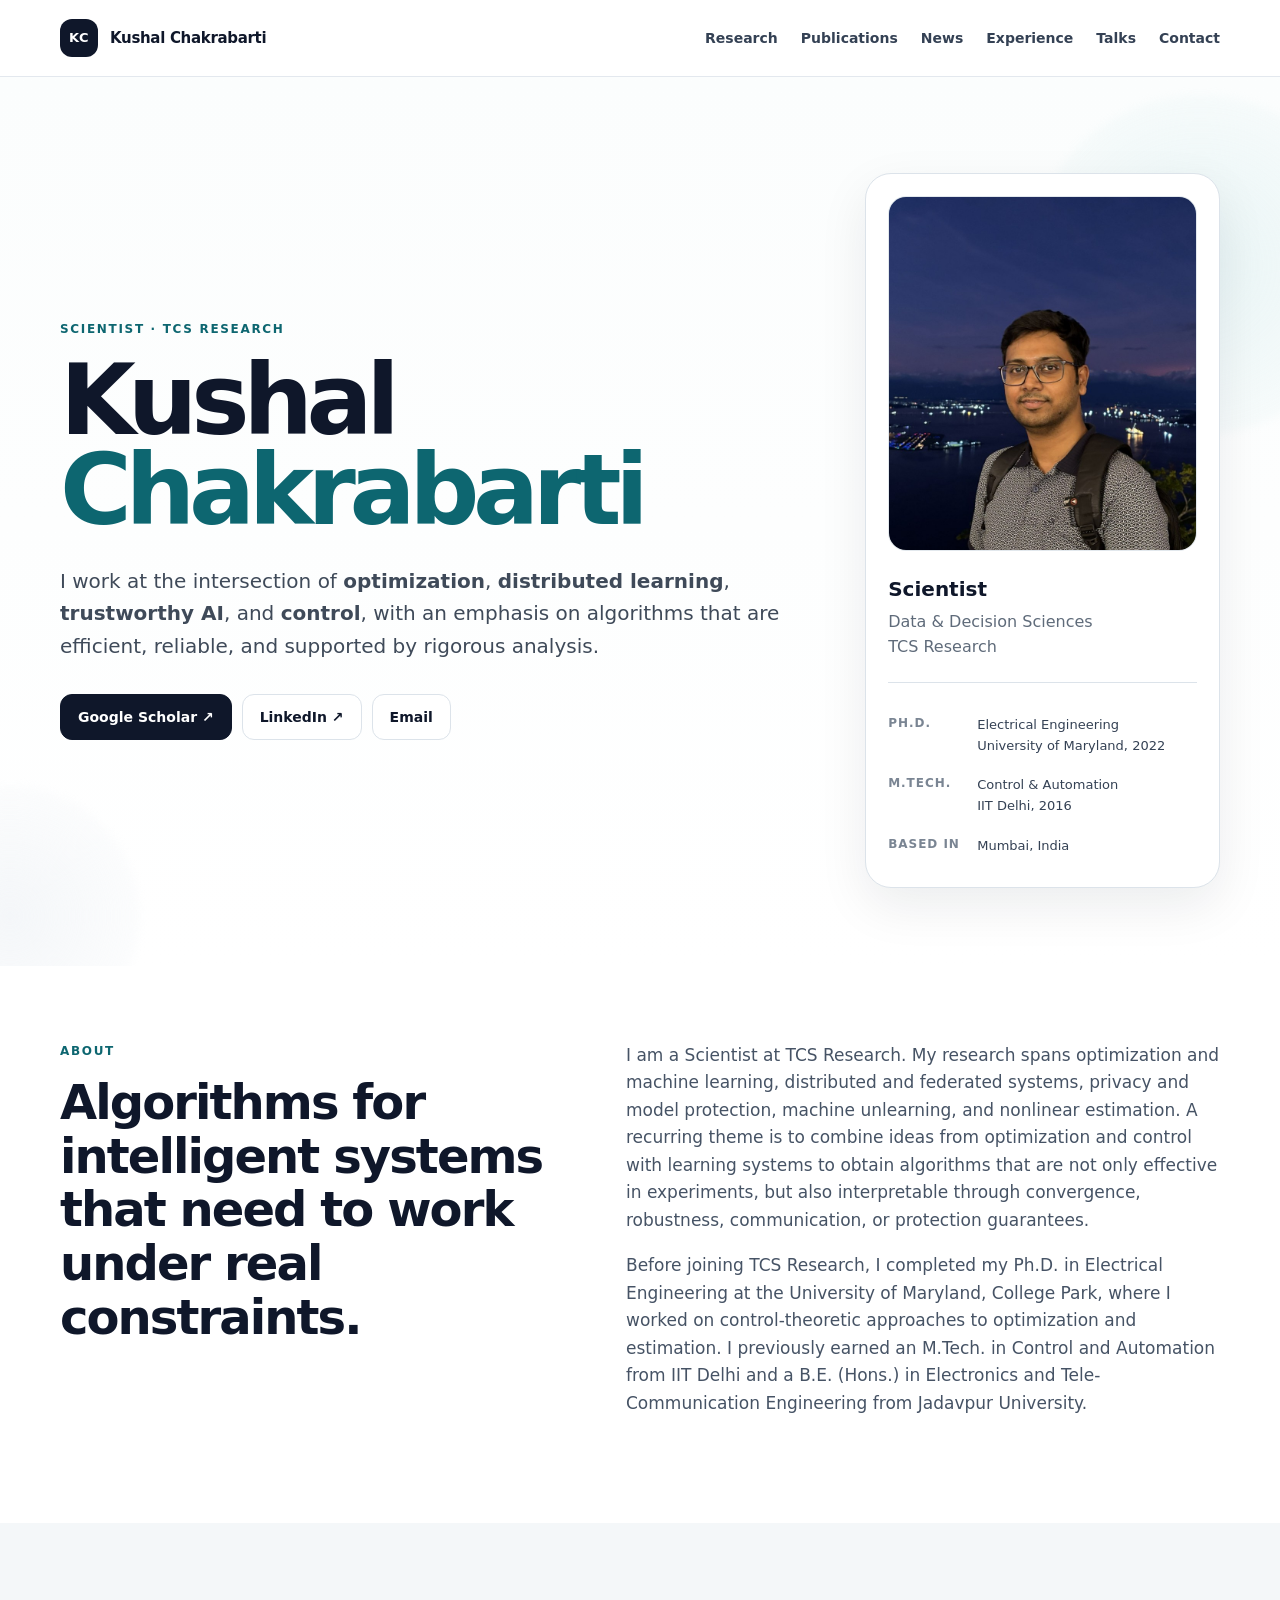
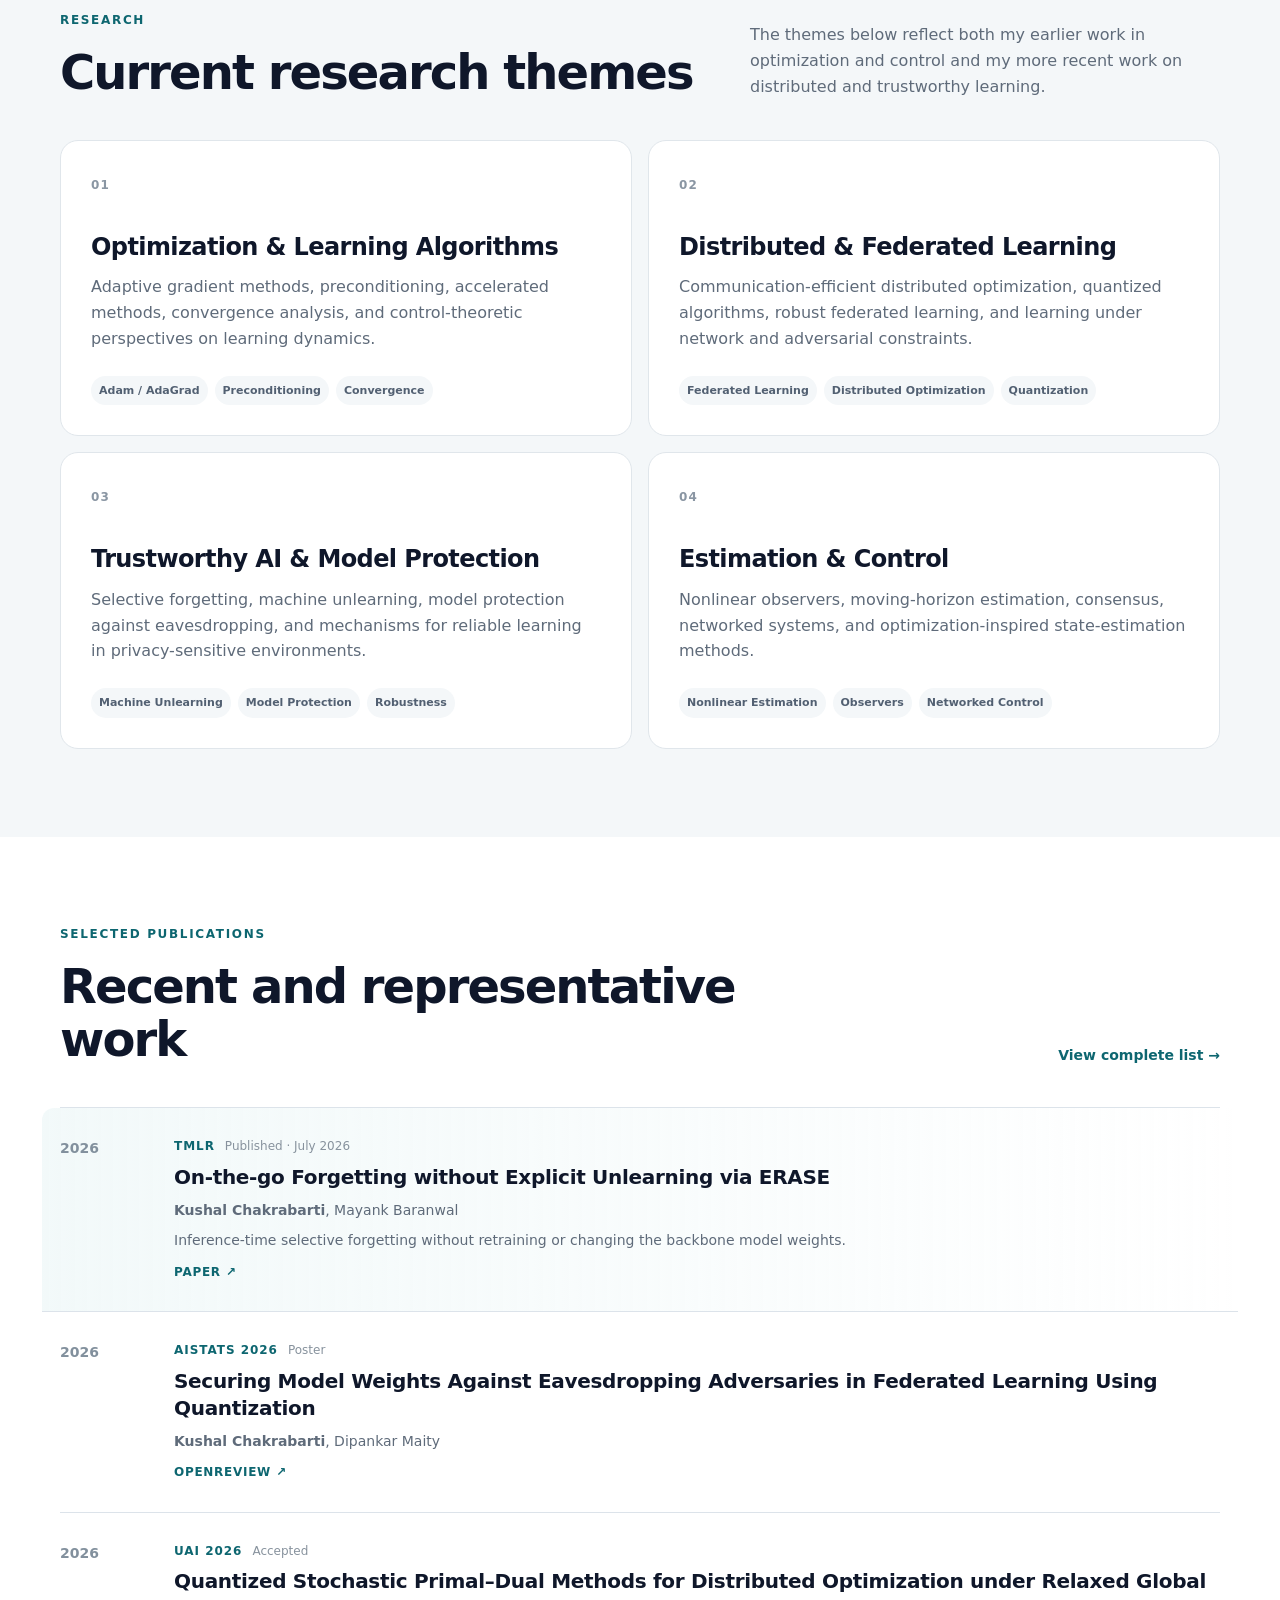
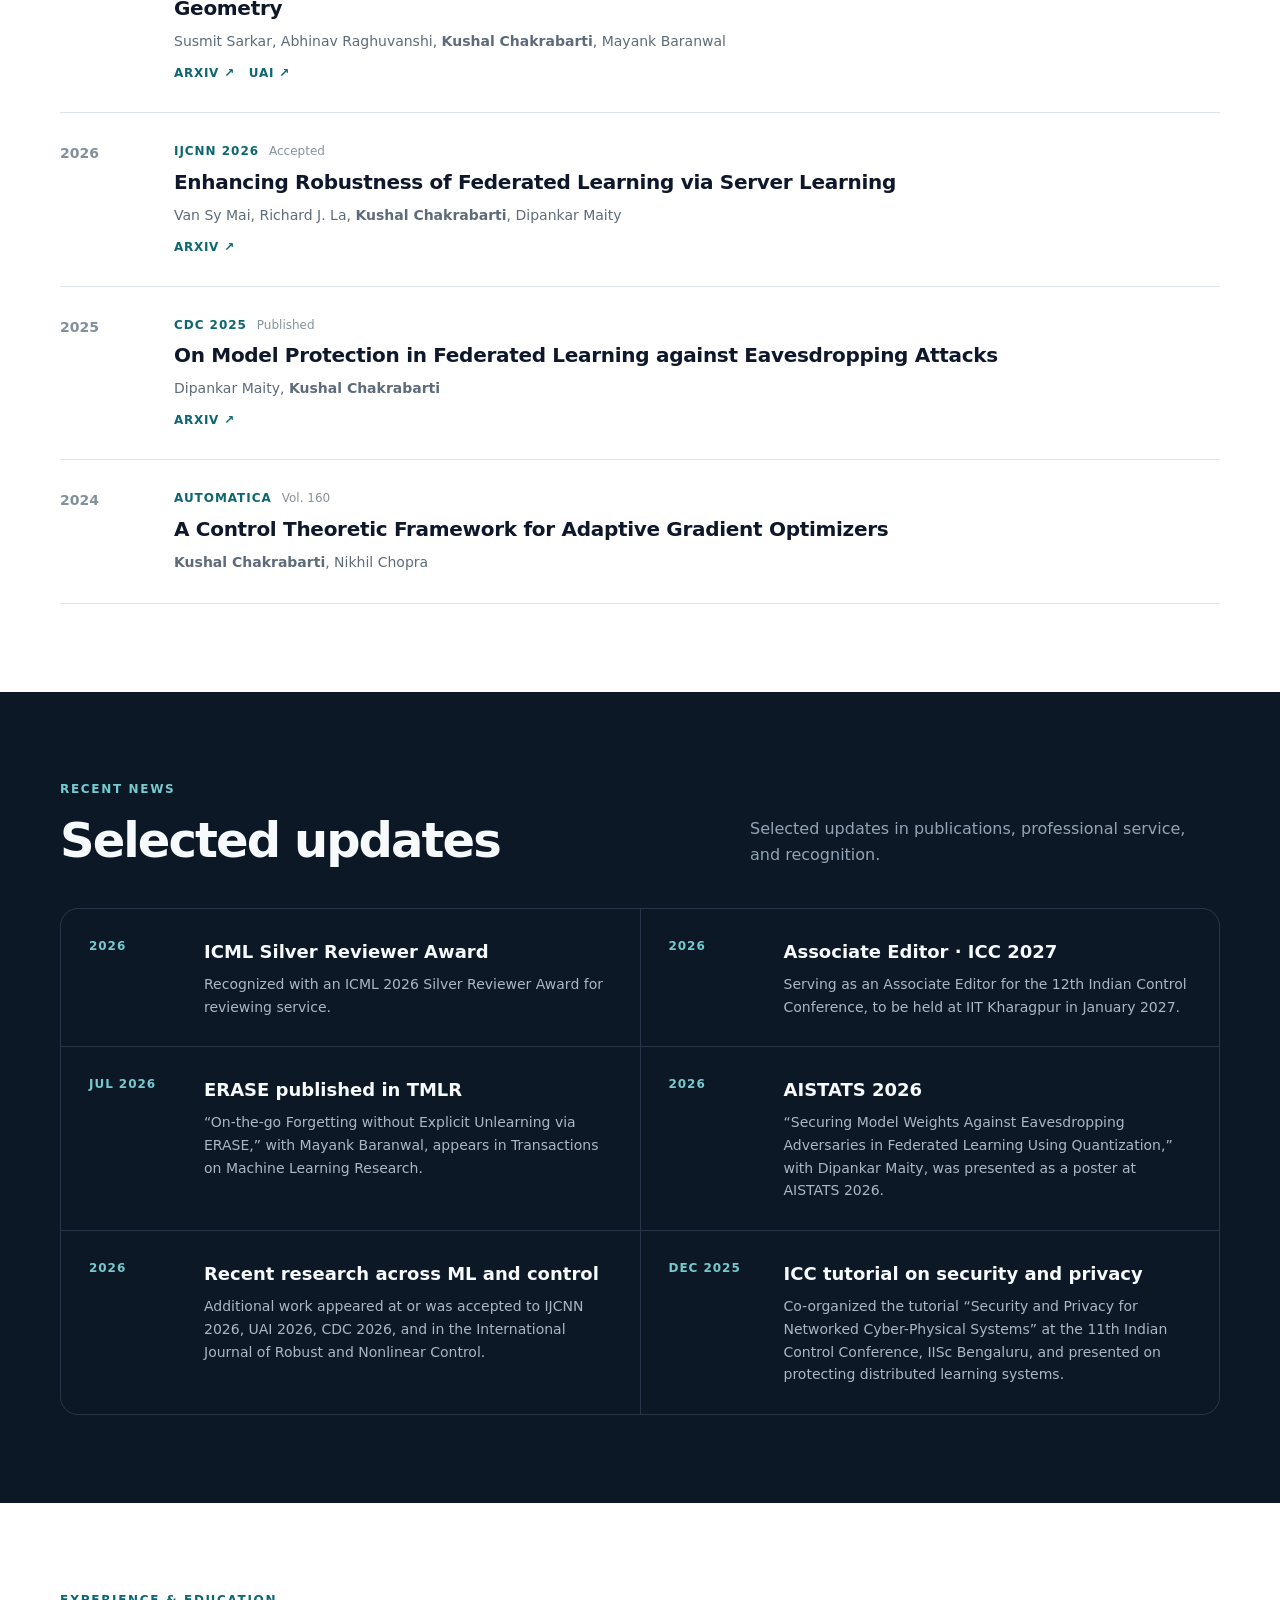
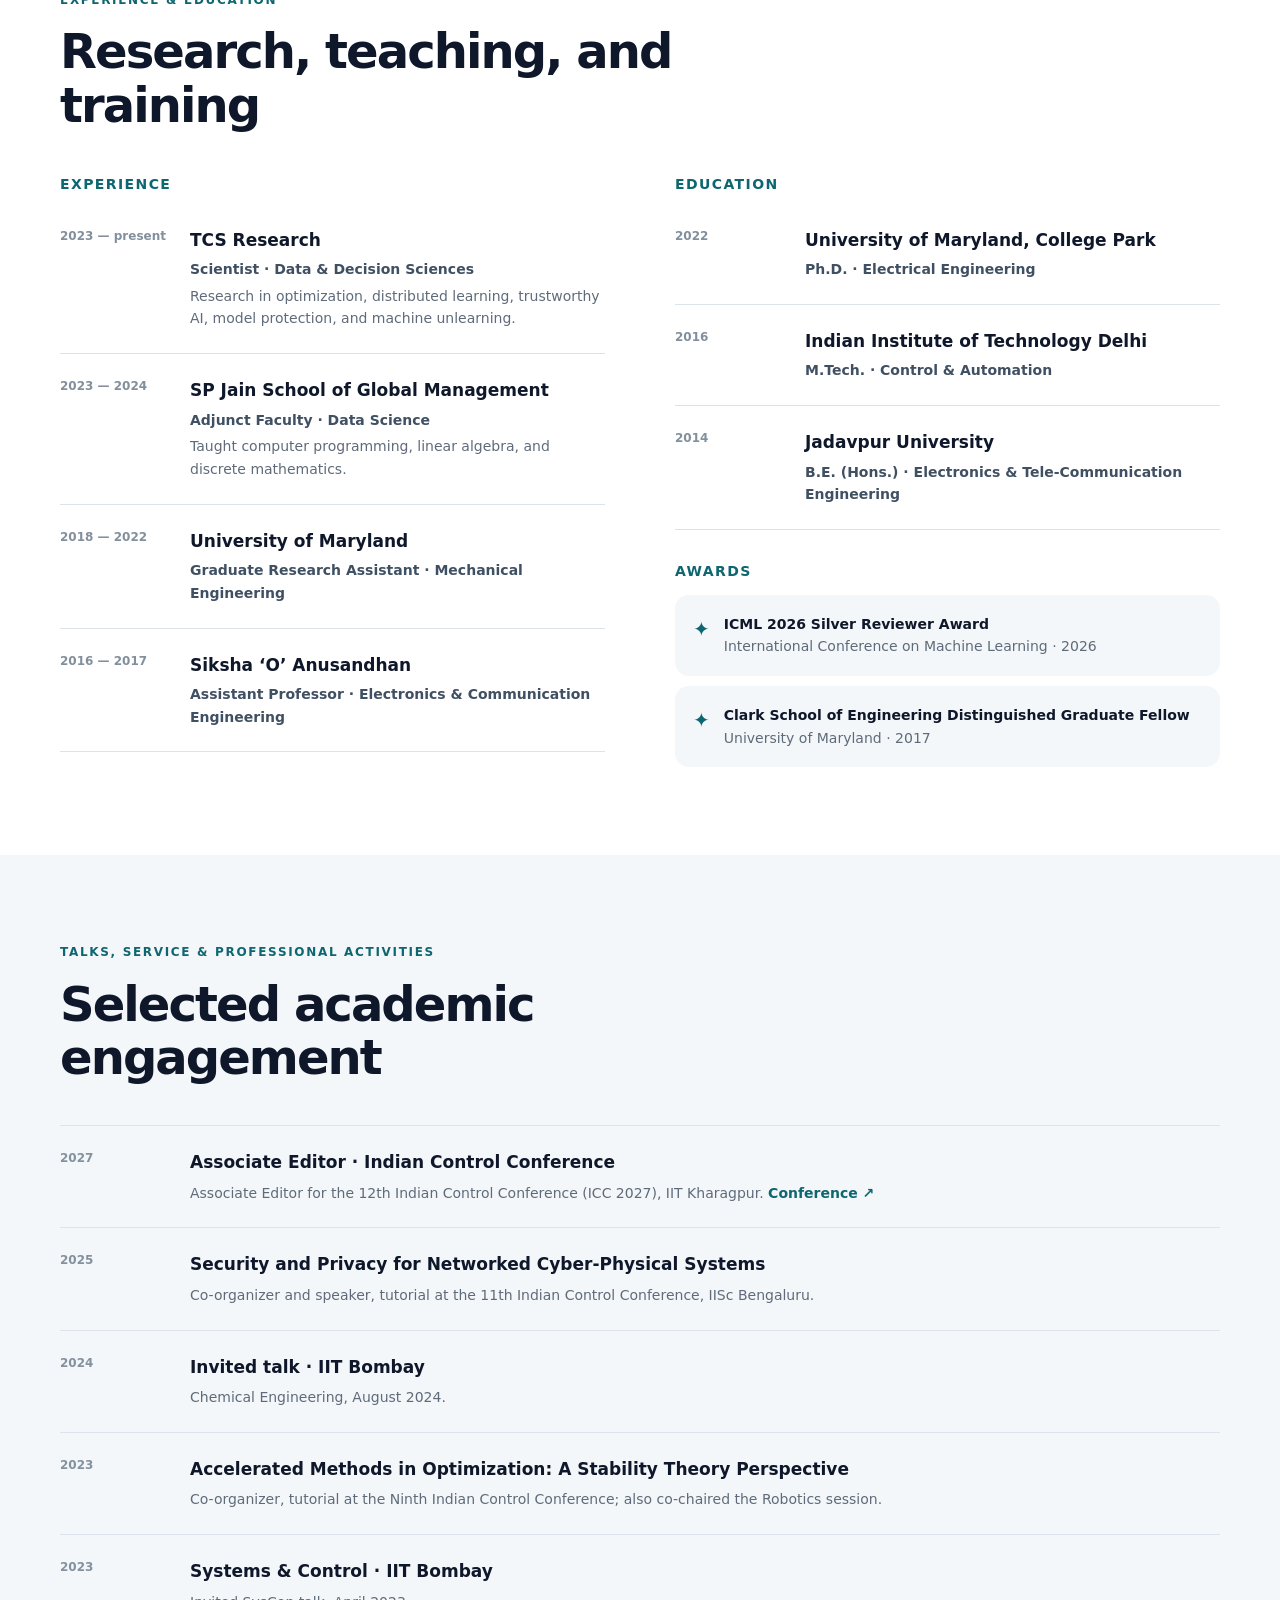
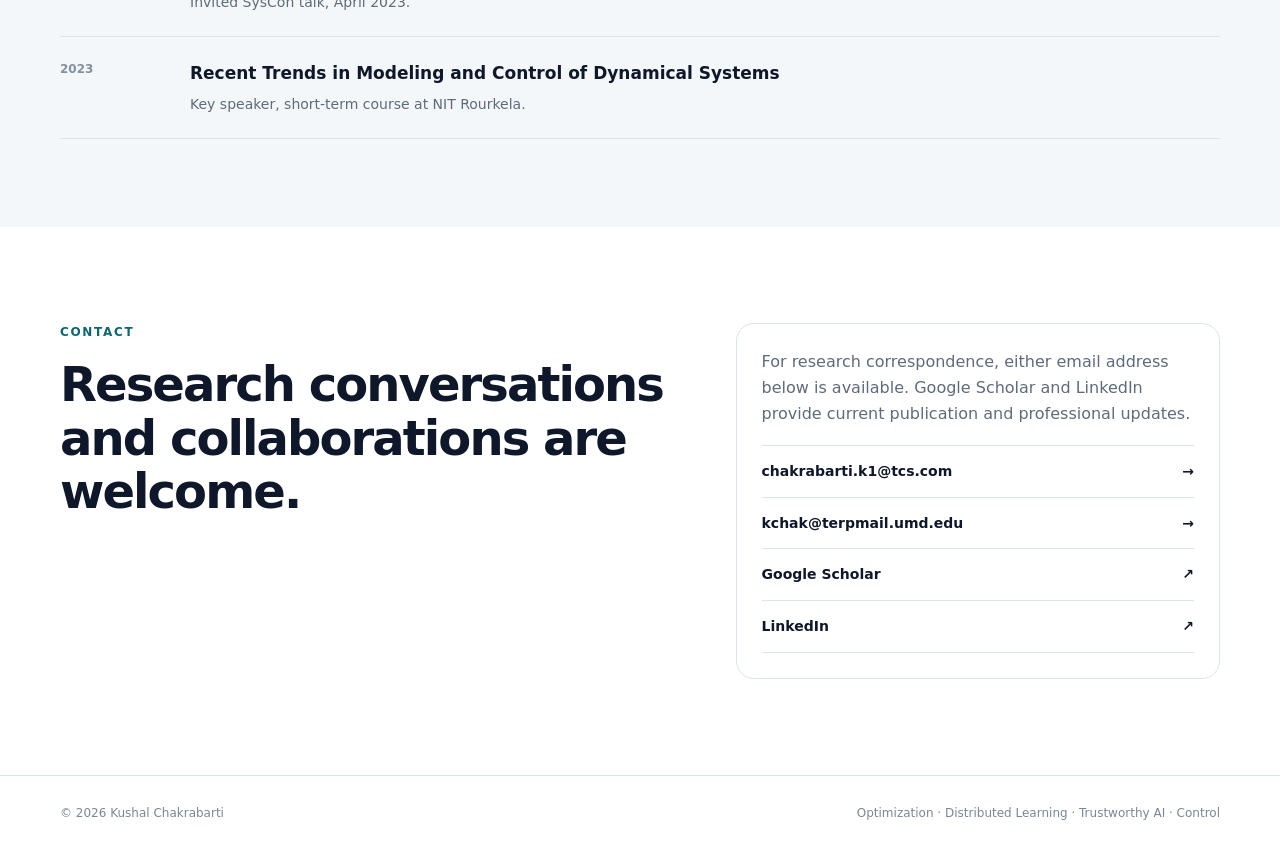
<file: index.html>
<!doctype html>
<html lang="en">
<head>
  <meta charset="utf-8" />
  <meta name="viewport" content="width=device-width, initial-scale=1" />
  <meta name="description" content="Kushal Chakrabarti — Scientist at TCS Research working on optimization, distributed learning, trustworthy AI, and control." />
  <meta name="author" content="Kushal Chakrabarti" />
  <meta name="theme-color" content="#0f172a" />
  <title>Kushal Chakrabarti | Researcher</title>
  <link rel="icon" href="assets/favicon.svg" type="image/svg+xml" />
  <link rel="stylesheet" href="style.css" />
</head>
<body>
  <a class="skip-link" href="#main">Skip to content</a>
  <header class="site-header">
    <div class="container nav-wrap">
      <a class="brand" href="#top" aria-label="Kushal Chakrabarti home"><span class="brand-mark">KC</span><span class="brand-name">Kushal Chakrabarti</span></a>
      <button class="nav-toggle" aria-expanded="false" aria-controls="site-nav" aria-label="Toggle navigation">☰</button>
      <nav id="site-nav" class="site-nav" aria-label="Primary navigation">
        <a href="#research">Research</a>
        <a href="#publications">Publications</a>
        <a href="#news">News</a>
        <a href="#experience">Experience</a>
        <a href="#talks">Talks</a>
        <a href="#contact">Contact</a>
      </nav>
    </div>
  </header>

  <main id="main">
    <section class="hero" id="top">
      <div class="hero-orb hero-orb-a" aria-hidden="true"></div>
      <div class="hero-orb hero-orb-b" aria-hidden="true"></div>
      <div class="container hero-grid">
        <div class="hero-copy">
          <p class="eyebrow">Scientist · TCS Research</p>
          <h1>Kushal<br><span>Chakrabarti</span></h1>
          <p class="hero-lead">I work at the intersection of <strong>optimization</strong>, <strong>distributed learning</strong>, <strong>trustworthy AI</strong>, and <strong>control</strong>, with an emphasis on algorithms that are efficient, reliable, and supported by rigorous analysis.</p>
          <div class="hero-actions">
            <a class="button primary" href="https://scholar.google.com/citations?user=Q3noDE4AAAAJ&hl=en" target="_blank" rel="noreferrer">Google Scholar ↗</a>
            <a class="button" href="https://www.linkedin.com/in/kushal-chakrabarti-1148a750/" target="_blank" rel="noreferrer">LinkedIn ↗</a>
            <a class="button" href="mailto:chakrabarti.k1@tcs.com">Email</a>
          </div>
        </div>
        <aside class="profile-card" aria-label="Profile summary">
          <div class="headshot-shell" aria-label="Headshot placeholder">
            <div class="headshot-placeholder" aria-hidden="true"><span>HEADSHOT</span><small>assets/headshot.JPG</small></div>
            <img class="headshot" src="assets/headshot.JPG" alt="Kushal Chakrabarti" onerror="this.style.display='none'" />
          </div>
          <div>
            <p class="profile-role">Scientist</p>
            <p class="profile-org">Data &amp; Decision Sciences<br>TCS Research</p>
          </div>
          <div class="profile-rule"></div>
          <dl class="profile-facts">
            <div><dt>Ph.D.</dt><dd>Electrical Engineering<br>University of Maryland, 2022</dd></div>
            <div><dt>M.Tech.</dt><dd>Control &amp; Automation<br>IIT Delhi, 2016</dd></div>
            <div><dt>Based in</dt><dd>Mumbai, India</dd></div>
          </dl>
        </aside>
      </div>
    </section>

    <section class="section intro-section">
      <div class="container two-col-intro">
        <div>
          <p class="section-kicker">About</p>
          <h2>Algorithms for intelligent systems that need to work under real constraints.</h2>
        </div>
        <div class="prose">
          <p>I am a Scientist at TCS Research. My research spans optimization and machine learning, distributed and federated systems, privacy and model protection, machine unlearning, and nonlinear estimation. A recurring theme is to combine ideas from optimization and control with learning systems to obtain algorithms that are not only effective in experiments, but also interpretable through convergence, robustness, communication, or protection guarantees.</p>
          <p>Before joining TCS Research, I completed my Ph.D. in Electrical Engineering at the University of Maryland, College Park, where I worked on control-theoretic approaches to optimization and estimation. I previously earned an M.Tech. in Control and Automation from IIT Delhi and a B.E. (Hons.) in Electronics and Tele-Communication Engineering from Jadavpur University.</p>
        </div>
      </div>
    </section>

    <section class="section section-tint" id="research">
      <div class="container">
        <div class="section-head">
          <div><p class="section-kicker">Research</p><h2>Current research themes</h2></div>
          <p class="section-summary">The themes below reflect both my earlier work in optimization and control and my more recent work on distributed and trustworthy learning.</p>
        </div>
        <div class="research-grid">
          <article class="research-card">
            <span class="card-index">01</span>
            <h3>Optimization &amp; Learning Algorithms</h3>
            <p>Adaptive gradient methods, preconditioning, accelerated methods, convergence analysis, and control-theoretic perspectives on learning dynamics.</p>
            <div class="tags"><span>Adam / AdaGrad</span><span>Preconditioning</span><span>Convergence</span></div>
          </article>
          <article class="research-card">
            <span class="card-index">02</span>
            <h3>Distributed &amp; Federated Learning</h3>
            <p>Communication-efficient distributed optimization, quantized algorithms, robust federated learning, and learning under network and adversarial constraints.</p>
            <div class="tags"><span>Federated Learning</span><span>Distributed Optimization</span><span>Quantization</span></div>
          </article>
          <article class="research-card">
            <span class="card-index">03</span>
            <h3>Trustworthy AI &amp; Model Protection</h3>
            <p>Selective forgetting, machine unlearning, model protection against eavesdropping, and mechanisms for reliable learning in privacy-sensitive environments.</p>
            <div class="tags"><span>Machine Unlearning</span><span>Model Protection</span><span>Robustness</span></div>
          </article>
          <article class="research-card">
            <span class="card-index">04</span>
            <h3>Estimation &amp; Control</h3>
            <p>Nonlinear observers, moving-horizon estimation, consensus, networked systems, and optimization-inspired state-estimation methods.</p>
            <div class="tags"><span>Nonlinear Estimation</span><span>Observers</span><span>Networked Control</span></div>
          </article>
        </div>
      </div>
    </section>

    <section class="section" id="publications">
      <div class="container">
        <div class="section-head publication-head">
          <div><p class="section-kicker">Selected publications</p><h2>Recent and representative work</h2></div>
          <a class="text-link" href="publications.html">View complete list →</a>
        </div>
        <div class="pub-list">
          <article class="pub-item featured">
            <div class="pub-year">2026</div>
            <div class="pub-body">
              <div class="pub-topline"><span class="venue">TMLR</span><span class="status">Published · July 2026</span></div>
              <h3>On-the-go Forgetting without Explicit Unlearning via ERASE</h3>
              <p class="authors"><strong>Kushal Chakrabarti</strong>, Mayank Baranwal</p>
              <p class="pub-note">Inference-time selective forgetting without retraining or changing the backbone model weights.</p>
              <div class="pub-links"><a href="https://openreview.net/forum?id=PIXVov5LQq" target="_blank" rel="noreferrer">paper ↗</a></div>
            </div>
          </article>
          <article class="pub-item">
            <div class="pub-year">2026</div>
            <div class="pub-body">
              <div class="pub-topline"><span class="venue">AISTATS 2026</span><span class="status">Poster</span></div>
              <h3>Securing Model Weights Against Eavesdropping Adversaries in Federated Learning Using Quantization</h3>
              <p class="authors"><strong>Kushal Chakrabarti</strong>, Dipankar Maity</p>
              <div class="pub-links"><a href="https://openreview.net/forum?id=MSoLL2ehax" target="_blank" rel="noreferrer">OpenReview ↗</a></div>
            </div>
          </article>
          <article class="pub-item">
            <div class="pub-year">2026</div>
            <div class="pub-body">
              <div class="pub-topline"><span class="venue">UAI 2026</span><span class="status">Accepted</span></div>
              <h3>Quantized Stochastic Primal–Dual Methods for Distributed Optimization under Relaxed Global Geometry</h3>
              <p class="authors">Susmit Sarkar, Abhinav Raghuvanshi, <strong>Kushal Chakrabarti</strong>, Mayank Baranwal</p>
              <div class="pub-links"><a href="https://arxiv.org/abs/2606.11339" target="_blank" rel="noreferrer">arXiv ↗</a><a href="https://www.auai.org/uai2026/accepted_papers" target="_blank" rel="noreferrer">UAI ↗</a></div>
            </div>
          </article>
          <article class="pub-item">
            <div class="pub-year">2026</div>
            <div class="pub-body">
              <div class="pub-topline"><span class="venue">IJCNN 2026</span><span class="status">Accepted</span></div>
              <h3>Enhancing Robustness of Federated Learning via Server Learning</h3>
              <p class="authors">Van Sy Mai, Richard J. La, <strong>Kushal Chakrabarti</strong>, Dipankar Maity</p>
              <div class="pub-links"><a href="https://arxiv.org/abs/2604.03226" target="_blank" rel="noreferrer">arXiv ↗</a></div>
            </div>
          </article>
          <article class="pub-item">
            <div class="pub-year">2025</div>
            <div class="pub-body">
              <div class="pub-topline"><span class="venue">CDC 2025</span><span class="status">Published</span></div>
              <h3>On Model Protection in Federated Learning against Eavesdropping Attacks</h3>
              <p class="authors">Dipankar Maity, <strong>Kushal Chakrabarti</strong></p>
              <div class="pub-links"><a href="https://arxiv.org/abs/2504.02114" target="_blank" rel="noreferrer">arXiv ↗</a></div>
            </div>
          </article>
          <article class="pub-item">
            <div class="pub-year">2024</div>
            <div class="pub-body">
              <div class="pub-topline"><span class="venue">Automatica</span><span class="status">Vol. 160</span></div>
              <h3>A Control Theoretic Framework for Adaptive Gradient Optimizers</h3>
              <p class="authors"><strong>Kushal Chakrabarti</strong>, Nikhil Chopra</p>
            </div>
          </article>
        </div>
      </div>
    </section>

    <section class="section section-dark" id="news">
      <div class="container">
        <div class="section-head on-dark">
          <div><p class="section-kicker">Recent news</p><h2>Selected updates</h2></div>
          <p class="section-summary">Selected updates in publications, professional service, and recognition.</p>
        </div>
        <div class="timeline">
          <article><time>2026</time><div><h3>ICML Silver Reviewer Award</h3><p>Recognized with an ICML 2026 Silver Reviewer Award for reviewing service.</p></div></article>
          <article><time>2026</time><div><h3>Associate Editor · ICC 2027</h3><p>Serving as an Associate Editor for the 12th Indian Control Conference, to be held at IIT Kharagpur in January 2027.</p></div></article>
          <article><time>Jul 2026</time><div><h3>ERASE published in TMLR</h3><p>“On-the-go Forgetting without Explicit Unlearning via ERASE,” with Mayank Baranwal, appears in Transactions on Machine Learning Research.</p></div></article>
          <article><time>2026</time><div><h3>AISTATS 2026</h3><p>“Securing Model Weights Against Eavesdropping Adversaries in Federated Learning Using Quantization,” with Dipankar Maity, was presented as a poster at AISTATS 2026.</p></div></article>
          <article><time>2026</time><div><h3>Recent research across ML and control</h3><p>Additional work appeared at or was accepted to IJCNN 2026, UAI 2026, CDC 2026, and in the International Journal of Robust and Nonlinear Control.</p></div></article>
          <article><time>Dec 2025</time><div><h3>ICC tutorial on security and privacy</h3><p>Co-organized the tutorial “Security and Privacy for Networked Cyber-Physical Systems” at the 11th Indian Control Conference, IISc Bengaluru, and presented on protecting distributed learning systems.</p></div></article>
        </div>
      </div>
    </section>

    <section class="section" id="experience">
      <div class="container">
        <div class="section-head"><div><p class="section-kicker">Experience &amp; education</p><h2>Research, teaching, and training</h2></div></div>
        <div class="experience-grid">
          <div class="experience-column">
            <h3 class="column-title">Experience</h3>
            <article class="experience-item"><div class="date">2023 — present</div><div><h4>TCS Research</h4><p class="role">Scientist · Data &amp; Decision Sciences</p><p>Research in optimization, distributed learning, trustworthy AI, model protection, and machine unlearning.</p></div></article>
            <article class="experience-item"><div class="date">2023 — 2024</div><div><h4>SP Jain School of Global Management</h4><p class="role">Adjunct Faculty · Data Science</p><p>Taught computer programming, linear algebra, and discrete mathematics.</p></div></article>
            <article class="experience-item"><div class="date">2018 — 2022</div><div><h4>University of Maryland</h4><p class="role">Graduate Research Assistant · Mechanical Engineering</p></div></article>
            <article class="experience-item"><div class="date">2016 — 2017</div><div><h4>Siksha ‘O’ Anusandhan</h4><p class="role">Assistant Professor · Electronics &amp; Communication Engineering</p></div></article>
          </div>
          <div class="experience-column">
            <h3 class="column-title">Education</h3>
            <article class="experience-item"><div class="date">2022</div><div><h4>University of Maryland, College Park</h4><p class="role">Ph.D. · Electrical Engineering</p></div></article>
            <article class="experience-item"><div class="date">2016</div><div><h4>Indian Institute of Technology Delhi</h4><p class="role">M.Tech. · Control &amp; Automation</p></div></article>
            <article class="experience-item"><div class="date">2014</div><div><h4>Jadavpur University</h4><p class="role">B.E. (Hons.) · Electronics &amp; Tele-Communication Engineering</p></div></article>
            <h3 class="column-title award-heading">Awards</h3>
            <div class="award-stack">
              <div class="award-box">
                <span class="award-icon">✦</span>
                <div><strong>ICML 2026 Silver Reviewer Award</strong><br><span>International Conference on Machine Learning · 2026</span></div>
              </div>
              <div class="award-box">
                <span class="award-icon">✦</span>
                <div><strong>Clark School of Engineering Distinguished Graduate Fellow</strong><br><span>University of Maryland · 2017</span></div>
              </div>
            </div>
          </div>
        </div>
      </div>
    </section>

    <section class="section section-tint" id="talks">
      <div class="container">
        <div class="section-head"><div><p class="section-kicker">Talks, service &amp; professional activities</p><h2>Selected academic engagement</h2></div></div>
        <div class="talk-list">
          <article><span class="talk-year">2027</span><div><h3>Associate Editor · Indian Control Conference</h3><p>Associate Editor for the 12th Indian Control Conference (ICC 2027), IIT Kharagpur. <a href="https://controlsociety.org/icc/" target="_blank" rel="noreferrer">Conference ↗</a></p></div></article>
          <article><span class="talk-year">2025</span><div><h3>Security and Privacy for Networked Cyber-Physical Systems</h3><p>Co-organizer and speaker, tutorial at the 11th Indian Control Conference, IISc Bengaluru.</p></div></article>
          <article><span class="talk-year">2024</span><div><h3>Invited talk · IIT Bombay</h3><p>Chemical Engineering, August 2024.</p></div></article>
          <article><span class="talk-year">2023</span><div><h3>Accelerated Methods in Optimization: A Stability Theory Perspective</h3><p>Co-organizer, tutorial at the Ninth Indian Control Conference; also co-chaired the Robotics session.</p></div></article>
          <article><span class="talk-year">2023</span><div><h3>Systems &amp; Control · IIT Bombay</h3><p>Invited SysCon talk, April 2023.</p></div></article>
          <article><span class="talk-year">2023</span><div><h3>Recent Trends in Modeling and Control of Dynamical Systems</h3><p>Key speaker, short-term course at NIT Rourkela.</p></div></article>
        </div>
      </div>
    </section>

    <section class="section contact-section" id="contact">
      <div class="container contact-grid">
        <div>
          <p class="section-kicker">Contact</p>
          <h2>Research conversations and collaborations are welcome.</h2>
        </div>
        <div class="contact-card">
          <p>For research correspondence, either email address below is available. Google Scholar and LinkedIn provide current publication and professional updates.</p>
          <div class="contact-links">
            <a href="mailto:chakrabarti.k1@tcs.com"><span>chakrabarti.k1@tcs.com</span><span>→</span></a>
            <a href="mailto:kchak@terpmail.umd.edu"><span>kchak@terpmail.umd.edu</span><span>→</span></a>
            <a href="https://scholar.google.com/citations?user=Q3noDE4AAAAJ&hl=en" target="_blank" rel="noreferrer"><span>Google Scholar</span><span>↗</span></a>
            <a href="https://www.linkedin.com/in/kushal-chakrabarti-1148a750/" target="_blank" rel="noreferrer"><span>LinkedIn</span><span>↗</span></a>
          </div>
        </div>
      </div>
    </section>
  </main>

  <footer class="site-footer">
    <div class="container footer-wrap"><p>© <span id="year">2026</span> Kushal Chakrabarti</p><p>Optimization · Distributed Learning · Trustworthy AI · Control</p></div>
  </footer>
  <script src="script.js"></script>
</body>
</html>
</file>
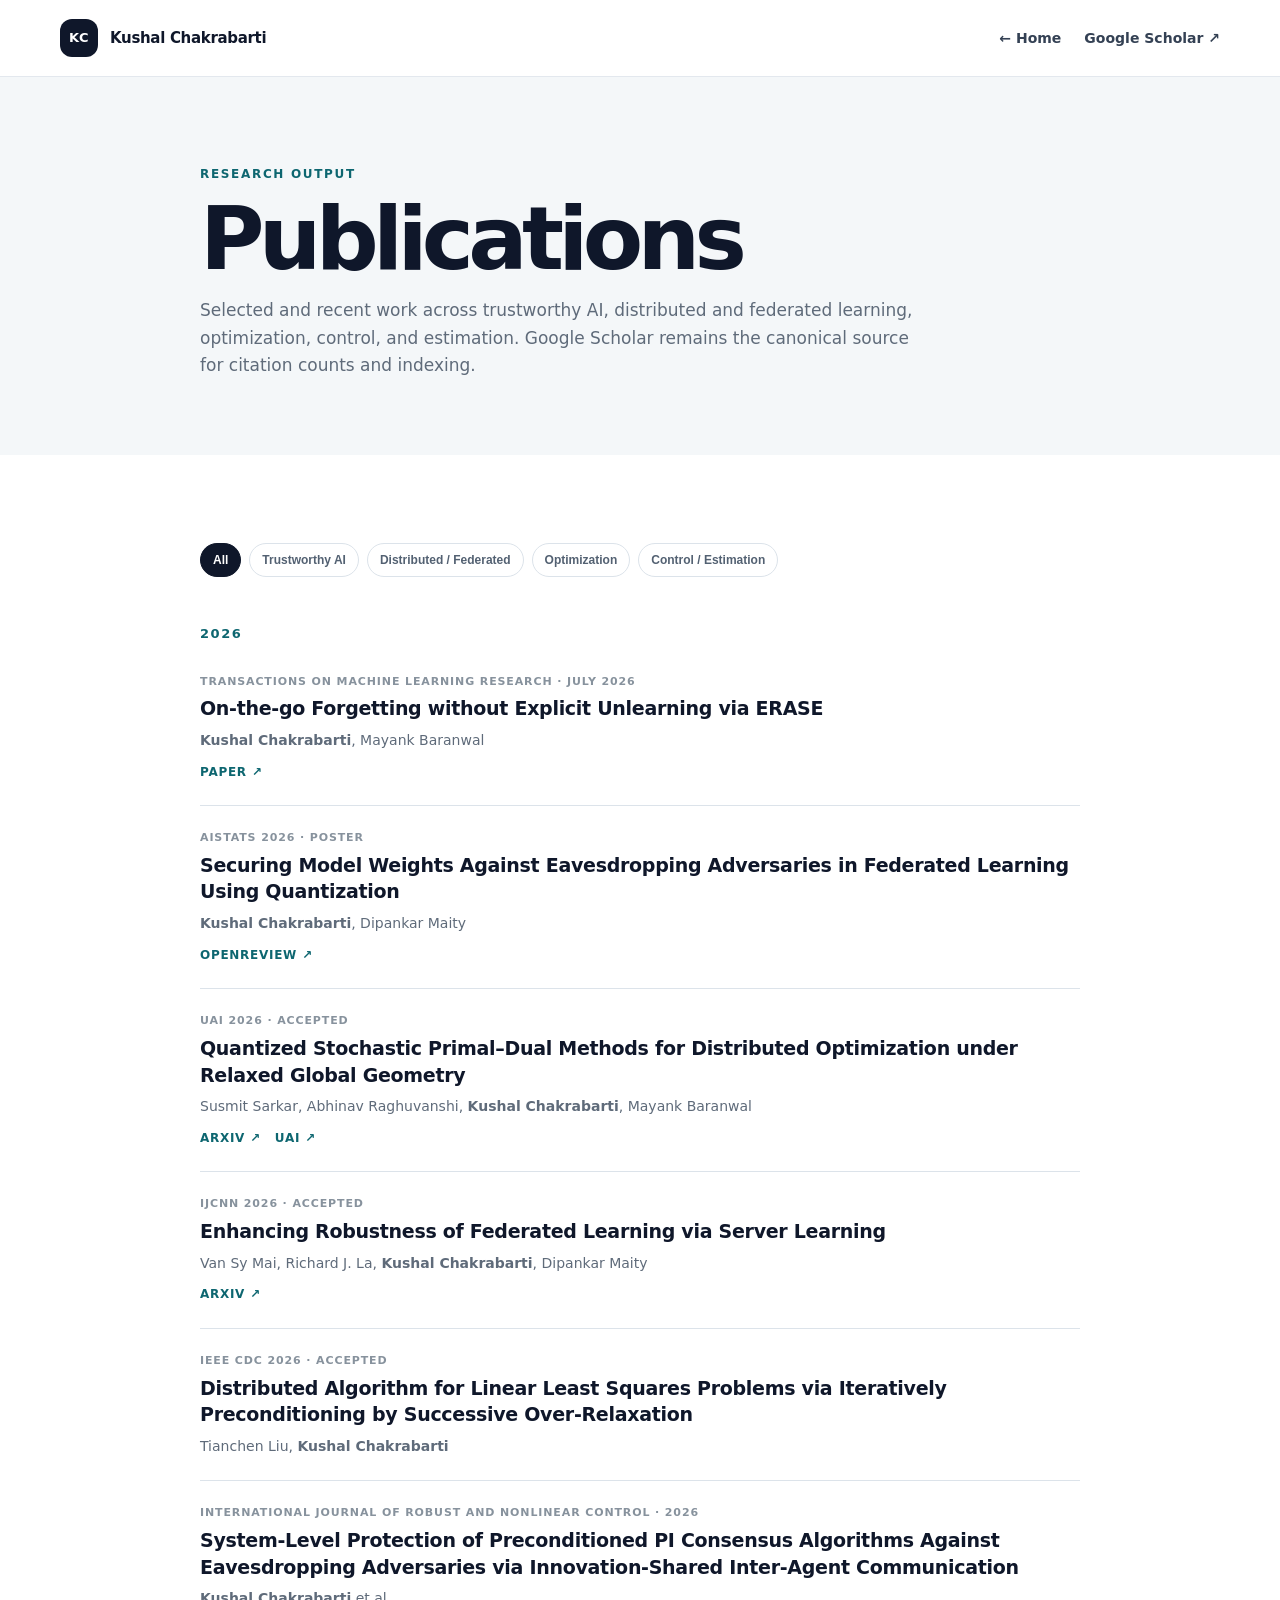
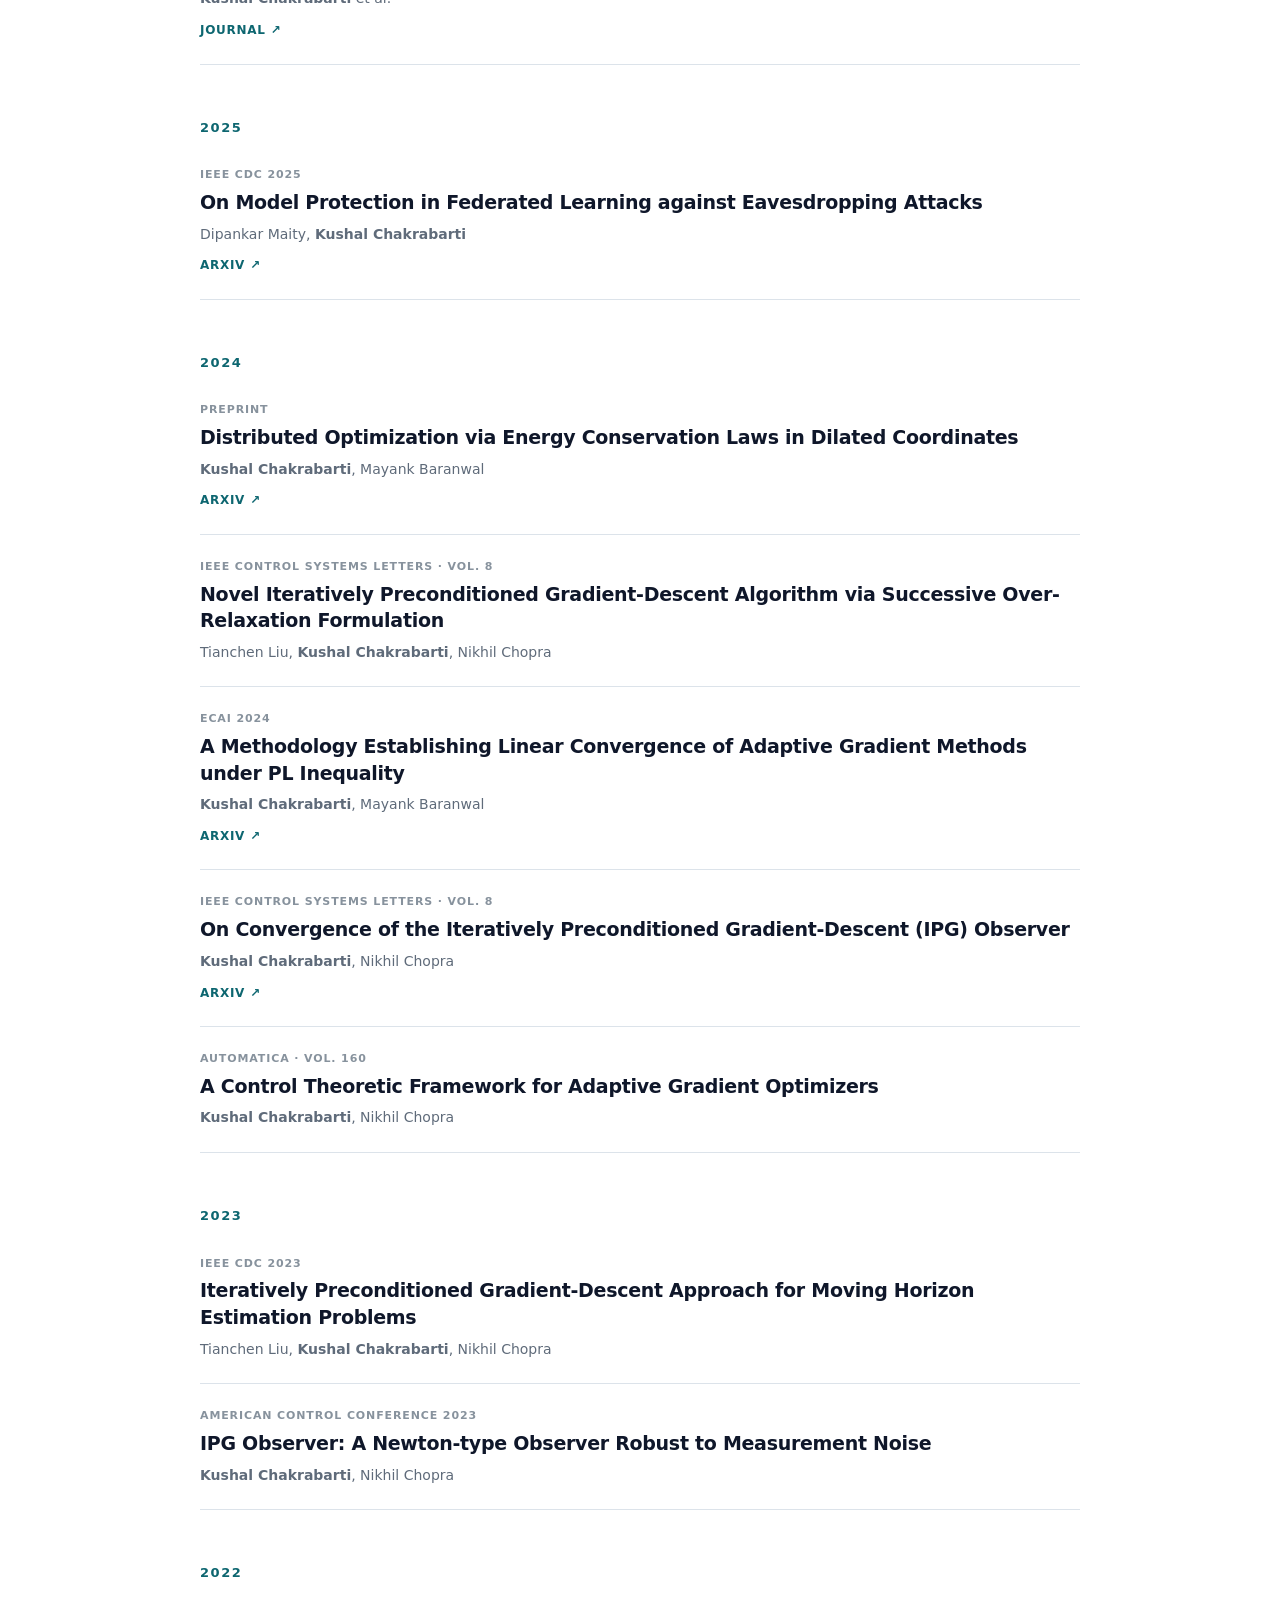
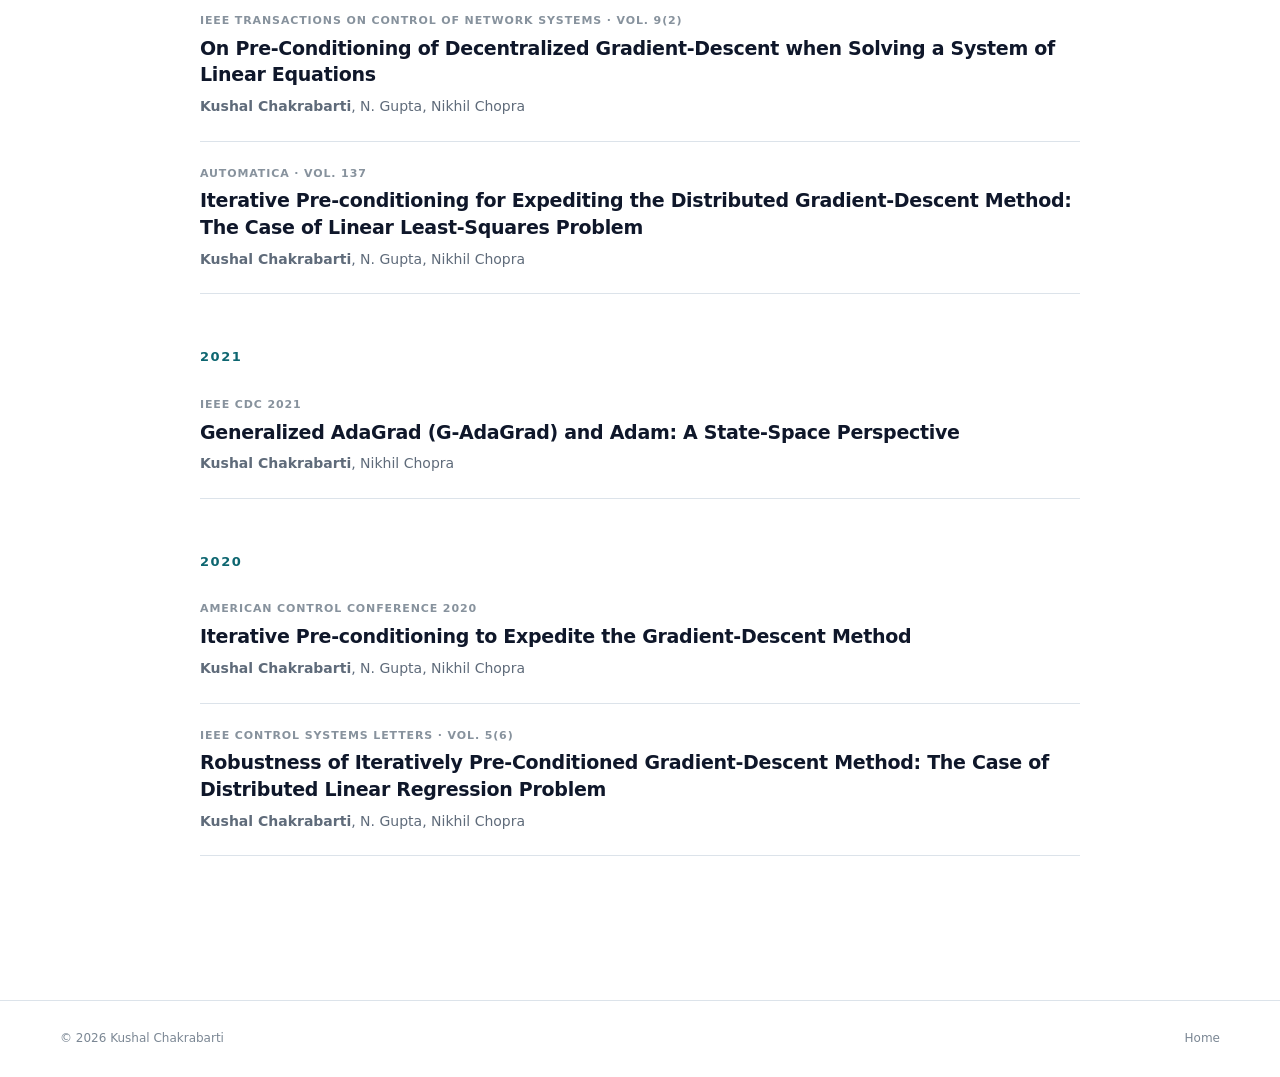
<file: publications.html>
<!doctype html>
<html lang="en">
<head>
  <meta charset="utf-8" />
  <meta name="viewport" content="width=device-width, initial-scale=1" />
  <meta name="description" content="Publications by Kushal Chakrabarti." />
  <title>Publications | Kushal Chakrabarti</title>
  <link rel="icon" href="assets/favicon.svg" type="image/svg+xml" />
  <link rel="stylesheet" href="style.css" />
</head>
<body>
  <header class="site-header">
    <div class="container nav-wrap">
      <a class="brand" href="index.html"><span class="brand-mark">KC</span><span class="brand-name">Kushal Chakrabarti</span></a>
      <nav class="site-nav publication-nav"><a href="index.html">← Home</a><a href="https://scholar.google.com/citations?user=Q3noDE4AAAAJ&hl=en" target="_blank" rel="noreferrer">Google Scholar ↗</a></nav>
    </div>
  </header>
  <main>
    <section class="page-hero">
      <div class="container narrow">
        <p class="eyebrow">Research output</p>
        <h1>Publications</h1>
        <p>Selected and recent work across trustworthy AI, distributed and federated learning, optimization, control, and estimation. Google Scholar remains the canonical source for citation counts and indexing.</p>
      </div>
    </section>
    <section class="section publications-page">
      <div class="container narrow">
        <div class="filter-row" aria-label="Publication filters">
          <button class="filter active" data-filter="all">All</button>
          <button class="filter" data-filter="trustworthy">Trustworthy AI</button>
          <button class="filter" data-filter="distributed">Distributed / Federated</button>
          <button class="filter" data-filter="optimization">Optimization</button>
          <button class="filter" data-filter="control">Control / Estimation</button>
        </div>

        <div class="year-block"><h2>2026</h2>
          <article class="publication-entry" data-topics="trustworthy"><div class="entry-venue">Transactions on Machine Learning Research · July 2026</div><h3>On-the-go Forgetting without Explicit Unlearning via ERASE</h3><p><strong>Kushal Chakrabarti</strong>, Mayank Baranwal</p><div class="pub-links"><a href="https://openreview.net/forum?id=PIXVov5LQq" target="_blank" rel="noreferrer">paper ↗</a></div></article>
          <article class="publication-entry" data-topics="distributed trustworthy"><div class="entry-venue">AISTATS 2026 · Poster</div><h3>Securing Model Weights Against Eavesdropping Adversaries in Federated Learning Using Quantization</h3><p><strong>Kushal Chakrabarti</strong>, Dipankar Maity</p><div class="pub-links"><a href="https://openreview.net/forum?id=MSoLL2ehax" target="_blank" rel="noreferrer">OpenReview ↗</a></div></article>
          <article class="publication-entry" data-topics="distributed optimization"><div class="entry-venue">UAI 2026 · Accepted</div><h3>Quantized Stochastic Primal–Dual Methods for Distributed Optimization under Relaxed Global Geometry</h3><p>Susmit Sarkar, Abhinav Raghuvanshi, <strong>Kushal Chakrabarti</strong>, Mayank Baranwal</p><div class="pub-links"><a href="https://arxiv.org/abs/2606.11339" target="_blank" rel="noreferrer">arXiv ↗</a><a href="https://www.auai.org/uai2026/accepted_papers" target="_blank" rel="noreferrer">UAI ↗</a></div></article>
          <article class="publication-entry" data-topics="distributed trustworthy"><div class="entry-venue">IJCNN 2026 · Accepted</div><h3>Enhancing Robustness of Federated Learning via Server Learning</h3><p>Van Sy Mai, Richard J. La, <strong>Kushal Chakrabarti</strong>, Dipankar Maity</p><div class="pub-links"><a href="https://arxiv.org/abs/2604.03226" target="_blank" rel="noreferrer">arXiv ↗</a></div></article>
          <article class="publication-entry" data-topics="distributed optimization"><div class="entry-venue">IEEE CDC 2026 · Accepted</div><h3>Distributed Algorithm for Linear Least Squares Problems via Iteratively Preconditioning by Successive Over-Relaxation</h3><p>Tianchen Liu, <strong>Kushal Chakrabarti</strong></p></article>
          <article class="publication-entry" data-topics="distributed trustworthy control"><div class="entry-venue">International Journal of Robust and Nonlinear Control · 2026</div><h3>System-Level Protection of Preconditioned PI Consensus Algorithms Against Eavesdropping Adversaries via Innovation-Shared Inter-Agent Communication</h3><p><strong>Kushal Chakrabarti</strong> et al.</p><div class="pub-links"><a href="https://onlinelibrary.wiley.com/doi/10.1002/rnc.70448" target="_blank" rel="noreferrer">journal ↗</a></div></article>
        </div>

        <div class="year-block"><h2>2025</h2>
          <article class="publication-entry" data-topics="distributed trustworthy"><div class="entry-venue">IEEE CDC 2025</div><h3>On Model Protection in Federated Learning against Eavesdropping Attacks</h3><p>Dipankar Maity, <strong>Kushal Chakrabarti</strong></p><div class="pub-links"><a href="https://arxiv.org/abs/2504.02114" target="_blank" rel="noreferrer">arXiv ↗</a></div></article>
        </div>

        <div class="year-block"><h2>2024</h2>
          <article class="publication-entry" data-topics="optimization distributed"><div class="entry-venue">Preprint</div><h3>Distributed Optimization via Energy Conservation Laws in Dilated Coordinates</h3><p><strong>Kushal Chakrabarti</strong>, Mayank Baranwal</p><div class="pub-links"><a href="https://arxiv.org/abs/2409.19279" target="_blank" rel="noreferrer">arXiv ↗</a></div></article>
          <article class="publication-entry" data-topics="optimization"><div class="entry-venue">IEEE Control Systems Letters · Vol. 8</div><h3>Novel Iteratively Preconditioned Gradient-Descent Algorithm via Successive Over-Relaxation Formulation</h3><p>Tianchen Liu, <strong>Kushal Chakrabarti</strong>, Nikhil Chopra</p></article>
          <article class="publication-entry" data-topics="optimization"><div class="entry-venue">ECAI 2024</div><h3>A Methodology Establishing Linear Convergence of Adaptive Gradient Methods under PL Inequality</h3><p><strong>Kushal Chakrabarti</strong>, Mayank Baranwal</p><div class="pub-links"><a href="https://arxiv.org/abs/2407.12629" target="_blank" rel="noreferrer">arXiv ↗</a></div></article>
          <article class="publication-entry" data-topics="control optimization"><div class="entry-venue">IEEE Control Systems Letters · Vol. 8</div><h3>On Convergence of the Iteratively Preconditioned Gradient-Descent (IPG) Observer</h3><p><strong>Kushal Chakrabarti</strong>, Nikhil Chopra</p><div class="pub-links"><a href="https://arxiv.org/abs/2405.09137" target="_blank" rel="noreferrer">arXiv ↗</a></div></article>
          <article class="publication-entry" data-topics="optimization"><div class="entry-venue">Automatica · Vol. 160</div><h3>A Control Theoretic Framework for Adaptive Gradient Optimizers</h3><p><strong>Kushal Chakrabarti</strong>, Nikhil Chopra</p></article>
        </div>

        <div class="year-block"><h2>2023</h2>
          <article class="publication-entry" data-topics="control optimization"><div class="entry-venue">IEEE CDC 2023</div><h3>Iteratively Preconditioned Gradient-Descent Approach for Moving Horizon Estimation Problems</h3><p>Tianchen Liu, <strong>Kushal Chakrabarti</strong>, Nikhil Chopra</p></article>
          <article class="publication-entry" data-topics="control optimization"><div class="entry-venue">American Control Conference 2023</div><h3>IPG Observer: A Newton-type Observer Robust to Measurement Noise</h3><p><strong>Kushal Chakrabarti</strong>, Nikhil Chopra</p></article>
        </div>

        <div class="year-block"><h2>2022</h2>
          <article class="publication-entry" data-topics="distributed optimization"><div class="entry-venue">IEEE Transactions on Control of Network Systems · Vol. 9(2)</div><h3>On Pre-Conditioning of Decentralized Gradient-Descent when Solving a System of Linear Equations</h3><p><strong>Kushal Chakrabarti</strong>, N. Gupta, Nikhil Chopra</p></article>
          <article class="publication-entry" data-topics="distributed optimization"><div class="entry-venue">Automatica · Vol. 137</div><h3>Iterative Pre-conditioning for Expediting the Distributed Gradient-Descent Method: The Case of Linear Least-Squares Problem</h3><p><strong>Kushal Chakrabarti</strong>, N. Gupta, Nikhil Chopra</p></article>
        </div>

        <div class="year-block"><h2>2021</h2>
          <article class="publication-entry" data-topics="optimization"><div class="entry-venue">IEEE CDC 2021</div><h3>Generalized AdaGrad (G-AdaGrad) and Adam: A State-Space Perspective</h3><p><strong>Kushal Chakrabarti</strong>, Nikhil Chopra</p></article>
        </div>

        <div class="year-block"><h2>2020</h2>
          <article class="publication-entry" data-topics="optimization"><div class="entry-venue">American Control Conference 2020</div><h3>Iterative Pre-conditioning to Expedite the Gradient-Descent Method</h3><p><strong>Kushal Chakrabarti</strong>, N. Gupta, Nikhil Chopra</p></article>
          <article class="publication-entry" data-topics="distributed optimization"><div class="entry-venue">IEEE Control Systems Letters · Vol. 5(6)</div><h3>Robustness of Iteratively Pre-Conditioned Gradient-Descent Method: The Case of Distributed Linear Regression Problem</h3><p><strong>Kushal Chakrabarti</strong>, N. Gupta, Nikhil Chopra</p></article>
        </div>
      </div>
    </section>
  </main>
  <footer class="site-footer"><div class="container footer-wrap"><p>© 2026 Kushal Chakrabarti</p><p><a href="index.html">Home</a></p></div></footer>
  <script src="script.js"></script>
</body>
</html>
</file>
<file: style.css>
:root{
  --ink:#0f172a; --muted:#5f6b7a; --line:#dce3ea; --paper:#ffffff; --soft:#f4f7f9;
  --accent:#0d6670; --accent-dark:#084d55; --navy:#0c1825; --teal-soft:#dceff0;
  --radius:18px; --shadow:0 18px 50px rgba(15,23,42,.08); --max:1160px;
}
*{box-sizing:border-box}html{scroll-behavior:smooth}body{margin:0;background:var(--paper);color:var(--ink);font-family:Inter,ui-sans-serif,system-ui,-apple-system,BlinkMacSystemFont,"Segoe UI",sans-serif;line-height:1.62;-webkit-font-smoothing:antialiased}a{color:inherit}img{max-width:100%}.container{width:min(var(--max),calc(100% - 48px));margin:0 auto}.narrow{width:min(880px,calc(100% - 48px))}.skip-link{position:absolute;left:-9999px;top:0}.skip-link:focus{left:16px;top:16px;background:#fff;padding:10px 14px;z-index:1000;border-radius:8px}.site-header{position:sticky;top:0;z-index:100;background:rgba(255,255,255,.88);backdrop-filter:blur(18px);border-bottom:1px solid rgba(220,227,234,.8)}.nav-wrap{height:76px;display:flex;align-items:center;justify-content:space-between;gap:28px}.brand{display:flex;align-items:center;gap:12px;text-decoration:none;font-weight:750;letter-spacing:-.02em}.brand-mark{width:38px;height:38px;border-radius:12px;display:grid;place-items:center;background:var(--ink);color:#fff;font-size:13px;letter-spacing:.03em}.brand-name{font-size:15px}.site-nav{display:flex;align-items:center;gap:23px}.site-nav a{font-size:14px;text-decoration:none;color:#344154;font-weight:560}.site-nav a:hover{color:var(--accent)}.nav-toggle{display:none;border:0;background:transparent;font-size:24px;color:var(--ink)}
.hero{position:relative;overflow:hidden;padding:96px 0 78px;background:linear-gradient(180deg,#fbfdfd 0%,#fff 100%)}.hero-grid{display:grid;grid-template-columns:1.55fr .75fr;gap:72px;align-items:center}.eyebrow,.section-kicker{margin:0 0 15px;text-transform:uppercase;letter-spacing:.14em;font-size:12px;font-weight:800;color:var(--accent)}.hero h1,.page-hero h1{margin:0;max-width:780px;font-size:clamp(58px,8vw,98px);line-height:.92;letter-spacing:-.065em;font-weight:790}.hero h1 span{color:var(--accent)}.hero-lead{max-width:760px;margin:30px 0 0;font-size:20px;line-height:1.62;color:#3f4a59}.hero-actions{display:flex;flex-wrap:wrap;gap:10px;margin-top:32px}.button{display:inline-flex;align-items:center;justify-content:center;min-height:46px;padding:0 17px;border:1px solid var(--line);border-radius:12px;text-decoration:none;font-size:14px;font-weight:700;background:#fff;transition:.2s}.button:hover{transform:translateY(-1px);border-color:#b8c4cf}.button.primary{background:var(--ink);color:#fff;border-color:var(--ink)}.button.primary:hover{background:#1d293b}.micro-note{max-width:650px;color:#7a8593;font-size:12px;margin:14px 0 0}.profile-card{position:relative;z-index:2;background:#fff;border:1px solid var(--line);border-radius:26px;padding:22px;box-shadow:var(--shadow)}.headshot-shell{position:relative;width:100%;aspect-ratio:4/4.6;border-radius:18px;overflow:hidden;background:linear-gradient(145deg,var(--teal-soft),#f4f7f8);margin-bottom:22px;border:1px solid #e2e8ed}.headshot{position:absolute;inset:0;width:100%;height:100%;object-fit:cover;object-position:center top}.headshot-placeholder{position:absolute;inset:0;display:grid;place-content:center;text-align:center;gap:4px;color:#80909d}.headshot-placeholder span{font-size:12px;font-weight:850;letter-spacing:.14em}.headshot-placeholder small{font-size:10px;letter-spacing:.04em}.profile-role{font-weight:800;font-size:20px;margin:0}.profile-org{margin:3px 0 0;color:var(--muted)}.profile-rule{height:1px;background:var(--line);margin:22px 0}.profile-facts{margin:0}.profile-facts div{display:grid;grid-template-columns:75px 1fr;gap:14px;padding:9px 0}.profile-facts dt{font-size:12px;text-transform:uppercase;letter-spacing:.08em;color:#7a8593;font-weight:800}.profile-facts dd{margin:0;font-size:13px;color:#344154}.hero-orb{position:absolute;border-radius:999px;filter:blur(4px);opacity:.6}.hero-orb-a{width:340px;height:340px;background:radial-gradient(circle,var(--teal-soft),rgba(220,239,240,0));right:-90px;top:18px}.hero-orb-b{width:260px;height:260px;background:radial-gradient(circle,#edf1f5,rgba(237,241,245,0));left:-120px;bottom:-80px}
.section{padding:88px 0}.section-tint{background:var(--soft)}.intro-section{padding-top:76px}.two-col-intro{display:grid;grid-template-columns:.9fr 1.1fr;gap:80px}.section h2,.contact-section h2{font-size:clamp(32px,4vw,48px);line-height:1.12;letter-spacing:-.04em;margin:0;max-width:720px}.prose p{margin:0 0 18px;color:#465365;font-size:17px}.section-head{display:flex;align-items:end;justify-content:space-between;gap:32px;margin-bottom:40px}.section-summary{max-width:470px;margin:0;color:var(--muted)}.research-grid{display:grid;grid-template-columns:repeat(2,1fr);gap:16px}.research-card{position:relative;min-height:290px;background:#fff;border:1px solid #e0e6eb;border-radius:var(--radius);padding:30px;transition:.2s}.research-card:hover{transform:translateY(-3px);box-shadow:var(--shadow)}.card-index{font-size:12px;color:#8a96a3;font-weight:800;letter-spacing:.1em}.research-card h3{font-size:24px;line-height:1.18;letter-spacing:-.025em;margin:36px 0 13px}.research-card p{margin:0;color:var(--muted)}.tags{display:flex;flex-wrap:wrap;gap:7px;margin-top:24px}.tags span{font-size:11px;font-weight:700;padding:6px 8px;border-radius:999px;background:var(--soft);color:#526072}
.text-link{text-decoration:none;color:var(--accent);font-weight:750;font-size:14px}.pub-list{border-top:1px solid var(--line)}.pub-item{display:grid;grid-template-columns:90px 1fr;gap:24px;padding:29px 0;border-bottom:1px solid var(--line)}.pub-year{font-size:14px;color:#82909d;font-weight:800}.pub-topline{display:flex;flex-wrap:wrap;gap:10px;align-items:center;margin-bottom:7px}.venue{font-size:12px;text-transform:uppercase;letter-spacing:.08em;font-weight:850;color:var(--accent)}.status{font-size:12px;color:#87929d}.pub-item h3{font-size:20px;line-height:1.35;letter-spacing:-.015em;margin:0 0 8px}.authors,.pub-note{margin:0;color:var(--muted);font-size:14px}.pub-note{margin-top:8px}.pub-links{display:flex;gap:14px;margin-top:11px}.pub-links a{font-size:12px;color:var(--accent);font-weight:800;text-decoration:none;text-transform:uppercase;letter-spacing:.06em}.pub-item.featured{background:linear-gradient(90deg,rgba(220,239,240,.36),transparent);margin:0 -18px;padding:29px 18px;border-radius:12px 12px 0 0}
.section-dark{background:var(--navy);color:#f7fafc}.on-dark .section-summary{color:#93a4b7}.section-dark .section-kicker{color:#76cbd0}.timeline{display:grid;grid-template-columns:1fr 1fr;gap:1px;background:#263548;border:1px solid #263548;border-radius:18px;overflow:hidden}.timeline article{display:grid;grid-template-columns:95px 1fr;gap:20px;background:var(--navy);padding:28px}.timeline time{font-size:12px;color:#75c9cf;font-weight:800;text-transform:uppercase;letter-spacing:.08em}.timeline h3{margin:0 0 7px;font-size:18px}.timeline p{margin:0;color:#aab7c4;font-size:14px}
.experience-grid{display:grid;grid-template-columns:1fr 1fr;gap:70px}.column-title{font-size:14px;text-transform:uppercase;letter-spacing:.1em;color:var(--accent);margin:0 0 8px}.experience-item{display:grid;grid-template-columns:110px 1fr;gap:20px;padding:23px 0;border-bottom:1px solid var(--line)}.experience-item .date{color:#82909d;font-size:12px;font-weight:800}.experience-item h4{margin:0;font-size:17px}.experience-item p{margin:4px 0 0;color:var(--muted);font-size:14px}.experience-item .role{font-weight:700;color:#405063}.award-heading{margin-top:30px}.award-stack{display:grid;gap:10px;margin-top:12px}.award-box{display:flex;gap:14px;padding:18px;background:var(--soft);border-radius:14px;font-size:14px}.award-icon{color:var(--accent);font-size:20px}.award-box span:last-child{color:var(--muted)}
.talk-list{border-top:1px solid var(--line)}.talk-list article{display:grid;grid-template-columns:100px 1fr;gap:30px;padding:23px 0;border-bottom:1px solid var(--line)}.talk-year{font-size:12px;color:#84919f;font-weight:800}.talk-list h3{margin:0 0 5px;font-size:17px}.talk-list p{margin:0;color:var(--muted);font-size:14px}.talk-list p a{color:var(--accent);font-weight:750;text-decoration:none}.talk-list p a:hover{text-decoration:underline}.contact-section{padding:96px 0}.contact-grid{display:grid;grid-template-columns:1fr .8fr;gap:70px;align-items:start}.contact-card{border:1px solid var(--line);border-radius:18px;padding:25px}.contact-card>p{margin:0 0 18px;color:var(--muted)}.contact-links{border-top:1px solid var(--line)}.contact-links a{display:flex;justify-content:space-between;gap:16px;padding:14px 0;border-bottom:1px solid var(--line);text-decoration:none;font-weight:700;font-size:14px}.contact-links a:hover{color:var(--accent)}.site-footer{border-top:1px solid var(--line);padding:28px 0;color:#7b8794;font-size:12px}.footer-wrap{display:flex;justify-content:space-between;gap:20px}.footer-wrap p{margin:0}.footer-wrap a{text-decoration:none}
.page-hero{padding:88px 0 58px;background:var(--soft)}.page-hero h1{font-size:clamp(58px,8vw,88px)}.page-hero p:last-child{max-width:720px;color:var(--muted);font-size:17px}.publication-nav{display:flex}.filter-row{display:flex;flex-wrap:wrap;gap:8px;margin-bottom:50px}.filter{border:1px solid var(--line);background:#fff;border-radius:999px;padding:9px 12px;font-size:12px;font-weight:750;color:#536172;cursor:pointer}.filter:hover,.filter.active{background:var(--ink);color:#fff;border-color:var(--ink)}.year-block{margin:0 0 56px}.year-block>h2{font-size:13px!important;letter-spacing:.12em;text-transform:uppercase;color:var(--accent);margin:0 0 8px!important}.publication-entry{padding:23px 0;border-bottom:1px solid var(--line)}.publication-entry.hidden{display:none}.entry-venue{font-size:11px;text-transform:uppercase;letter-spacing:.08em;color:#87929d;font-weight:750;margin-bottom:5px}.publication-entry h3{margin:0 0 7px;font-size:19px;line-height:1.4;letter-spacing:-.015em}.publication-entry p{margin:0;color:var(--muted);font-size:14px}
@media(max-width:900px){.site-nav{display:none;position:absolute;top:76px;left:0;right:0;background:#fff;border-bottom:1px solid var(--line);padding:18px 24px;flex-direction:column;align-items:flex-start}.site-nav.open{display:flex}.publication-nav{display:flex;position:static;flex-direction:row;border:0;padding:0}.nav-toggle{display:block}.hero{padding-top:72px}.hero-grid,.two-col-intro,.experience-grid,.contact-grid{grid-template-columns:1fr;gap:42px}.profile-card{max-width:520px}.research-grid,.timeline{grid-template-columns:1fr}.section-head{align-items:start;flex-direction:column}.timeline article{grid-template-columns:85px 1fr}.container{width:min(var(--max),calc(100% - 32px))}.narrow{width:min(880px,calc(100% - 32px))}}
@media(max-width:580px){.nav-wrap{height:68px}.brand-name{display:none}.site-nav{top:68px}.hero{padding:58px 0}.hero h1{font-size:56px}.hero-lead{font-size:17px}.section{padding:66px 0}.profile-card{padding:23px}.research-grid{grid-template-columns:1fr}.research-card{min-height:auto}.pub-item{grid-template-columns:1fr;gap:6px}.pub-year{color:var(--accent)}.timeline article{grid-template-columns:1fr;gap:7px}.experience-item{grid-template-columns:1fr;gap:4px}.talk-list article{grid-template-columns:1fr;gap:5px}.footer-wrap{flex-direction:column}.page-hero{padding:58px 0 42px}.page-hero h1{font-size:54px}.publication-nav a:first-child{display:none}}
</file>
